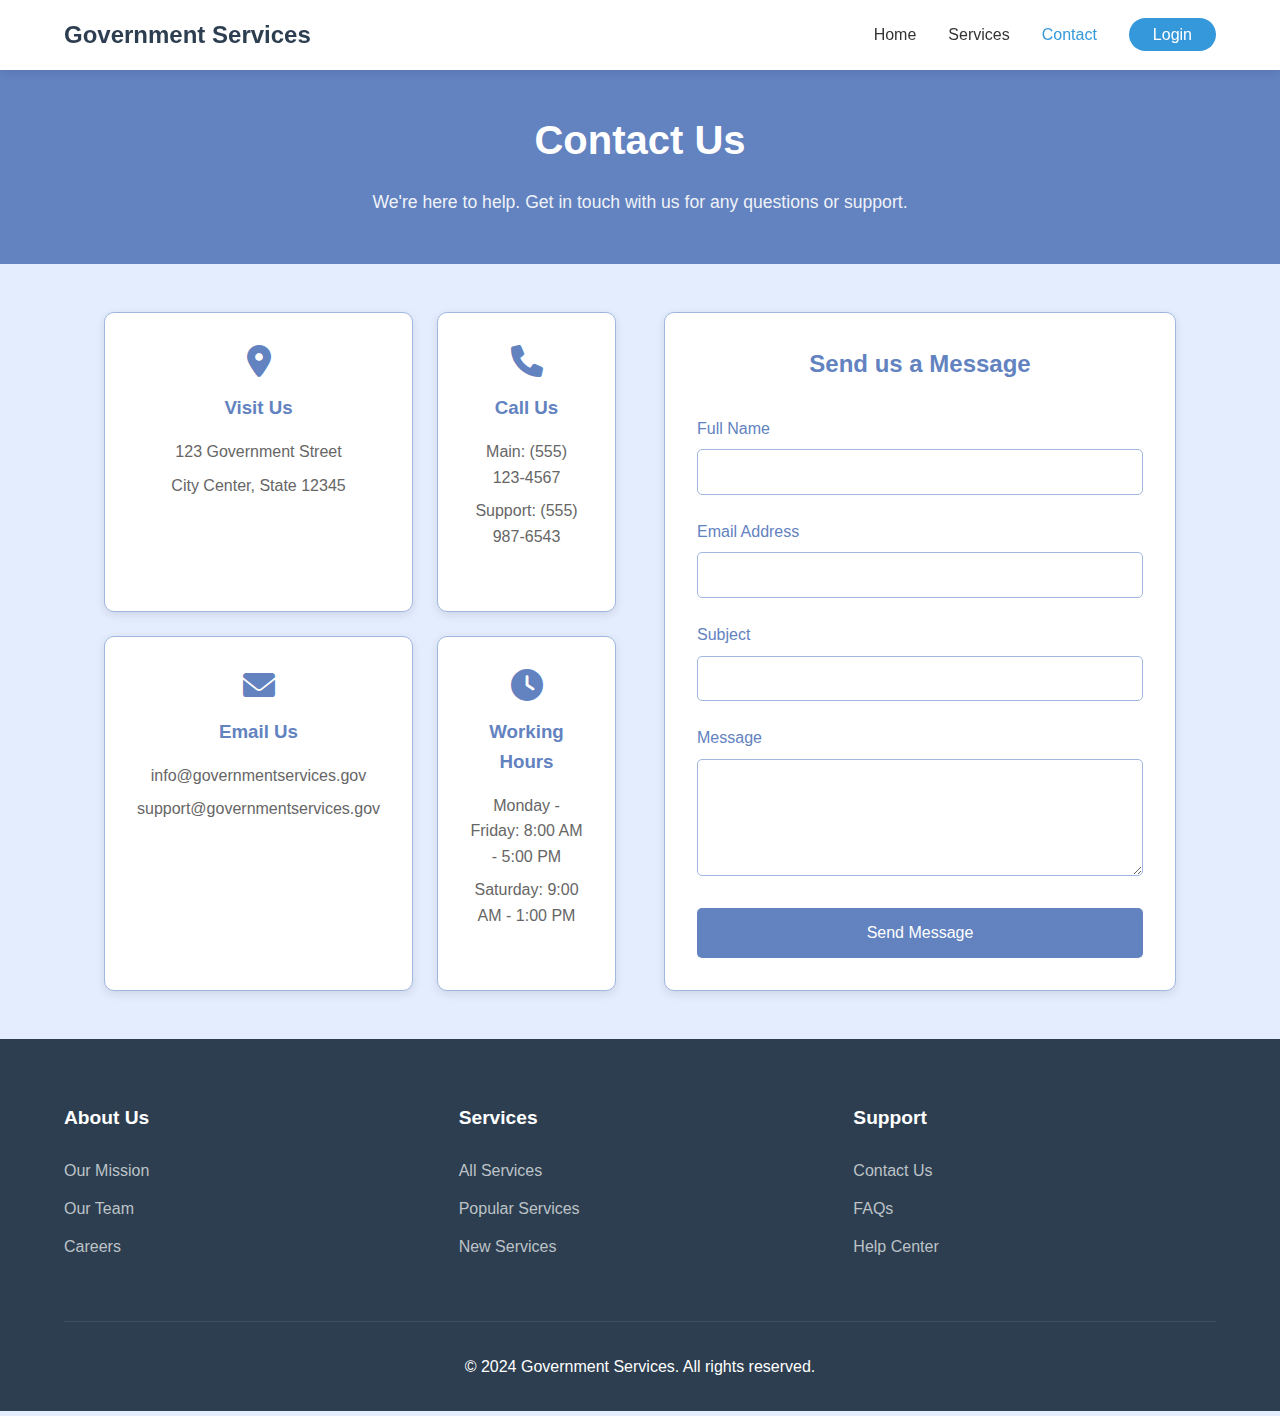
<file: contact.html>
<!DOCTYPE html>
<html lang="en">
<head>
    <meta charset="UTF-8">
    <meta name="viewport" content="width=device-width, initial-scale=1.0">
    <title>Contact Us - Government Services</title>
    <link rel="stylesheet" href="css/styles.css">
    <link rel="stylesheet" href="css/contact.css">
    <link rel="stylesheet" href="https://cdnjs.cloudflare.com/ajax/libs/font-awesome/6.0.0/css/all.min.css">
</head>
<body>
    <!-- Navigation -->
    <nav class="navbar">
        <div class="logo">
            <h1>Government Services</h1>
        </div>
        <ul class="nav-links">
            <li><a href="index.html">Home</a></li>
            <li><a href="services.html">Services</a></li>
            <li><a href="contact.html" class="active">Contact</a></li>
            <li><a href="login.html" class="login-btn">Login</a></li>
        </ul>
    </nav>

    <!-- Contact Header -->
    <header class="contact-header">
        <h1>Contact Us</h1>
        <p>We're here to help. Get in touch with us for any questions or support.</p>
    </header>

    <!-- Contact Content -->
    <div class="contact-container">
        <div class="contact-info">
            <div class="info-card">
                <i class="fas fa-map-marker-alt"></i>
                <h3>Visit Us</h3>
                <p>123 Government Street</p>
                <p>City Center, State 12345</p>
            </div>
            <div class="info-card">
                <i class="fas fa-phone"></i>
                <h3>Call Us</h3>
                <p>Main: (555) 123-4567</p>
                <p>Support: (555) 987-6543</p>
            </div>
            <div class="info-card">
                <i class="fas fa-envelope"></i>
                <h3>Email Us</h3>
                <p>info@governmentservices.gov</p>
                <p>support@governmentservices.gov</p>
            </div>
            <div class="info-card">
                <i class="fas fa-clock"></i>
                <h3>Working Hours</h3>
                <p>Monday - Friday: 8:00 AM - 5:00 PM</p>
                <p>Saturday: 9:00 AM - 1:00 PM</p>
            </div>
        </div>

        <div class="contact-form-container">
            <h2>Send us a Message</h2>
            <form id="contactForm" class="contact-form">
                <div class="form-group">
                    <label for="name">Full Name</label>
                    <input type="text" id="name" name="name" required>
                </div>
                <div class="form-group">
                    <label for="email">Email Address</label>
                    <input type="email" id="email" name="email" required>
                </div>
                <div class="form-group">
                    <label for="subject">Subject</label>
                    <input type="text" id="subject" name="subject" required>
                </div>
                <div class="form-group">
                    <label for="message">Message</label>
                    <textarea id="message" name="message" rows="5" required></textarea>
                </div>
                <button type="submit" class="submit-btn">Send Message</button>
            </form>
        </div>
    </div>

    <!-- Footer -->
    <footer>
        <div class="footer-content">
            <div class="footer-section">
                <h3>About Us</h3>
                <ul>
                    <li><a href="#">Our Mission</a></li>
                    <li><a href="#">Our Team</a></li>
                    <li><a href="#">Careers</a></li>
                </ul>
            </div>
            <div class="footer-section">
                <h3>Services</h3>
                <ul>
                    <li><a href="services.html">All Services</a></li>
                    <li><a href="#">Popular Services</a></li>
                    <li><a href="#">New Services</a></li>
                </ul>
            </div>
            <div class="footer-section">
                <h3>Support</h3>
                <ul>
                    <li><a href="contact.html">Contact Us</a></li>
                    <li><a href="#">FAQs</a></li>
                    <li><a href="#">Help Center</a></li>
                </ul>
            </div>
        </div>
        <div class="footer-bottom">
            <p>&copy; 2024 Government Services. All rights reserved.</p>
        </div>
    </footer>

    <script src="js/contact.js"></script>
</body>
</html>
</file>
<file: css/styles.css>
/* Global Styles */
:root {
    --primary-color: #2c3e50;
    --secondary-color: #3498db;
    --accent-color: #e74c3c;
    --text-color: #333;
    --light-gray: #f5f6fa;
    --white: #ffffff;
    --shadow: 0 2px 10px rgba(0, 0, 0, 0.1);
    --transition: all 0.3s ease;
}

* {
    margin: 0;
    padding: 0;
    box-sizing: border-box;
}

body {
    font-family: 'Segoe UI', Tahoma, Geneva, Verdana, sans-serif;
    line-height: 1.6;
    color: var(--text-color);
}

/* Navigation */
.navbar {
    background: var(--white);
    padding: 1rem 5%;
    display: flex;
    justify-content: space-between;
    align-items: center;
    box-shadow: var(--shadow);
    position: fixed;
    width: 100%;
    top: 0;
    z-index: 1000;
}

.logo {
    display: flex;
    align-items: center;
    gap: 1rem;
}

.logo-img {
    height: 40px;
    width: auto;
}

.logo h1 {
    font-size: 1.5rem;
    color: var(--primary-color);
}

.nav-links {
    display: flex;
    gap: 2rem;
    list-style: none;
}

.nav-links a {
    text-decoration: none;
    color: var(--text-color);
    font-weight: 500;
    transition: var(--transition);
}

.nav-links a:hover {
    color: var(--secondary-color);
}

.nav-links a.active {
    color: var(--secondary-color);
}

.login-btn {
    background: var(--secondary-color);
    color: var(--white) !important;
    padding: 0.5rem 1.5rem;
    border-radius: 25px;
}

.login-btn:hover {
    background: #2980b9;
    transform: translateY(-2px);
}

/* Hero Section */
.hero {
    padding: 8rem 5% 5rem;
    display: grid;
    grid-template-columns: 1fr 1fr;
    gap: 2rem;
    align-items: center;
    background: linear-gradient(135deg, var(--light-gray) 0%, #e8f0fe 100%);
}

.hero-content {
    max-width: 600px;
}

.hero-content h1 {
    font-size: 3rem;
    color: var(--primary-color);
    margin-bottom: 1.5rem;
    line-height: 1.2;
}

.hero-content p {
    font-size: 1.2rem;
    color: #666;
    margin-bottom: 2rem;
}

.hero-buttons {
    display: flex;
    gap: 1rem;
}

.primary-btn, .secondary-btn {
    padding: 1rem 2rem;
    border-radius: 25px;
    text-decoration: none;
    font-weight: 600;
    transition: var(--transition);
}

.primary-btn {
    background: var(--secondary-color);
    color: var(--white);
}

.secondary-btn {
    background: var(--white);
    color: var(--secondary-color);
    border: 2px solid var(--secondary-color);
}

.primary-btn:hover, .secondary-btn:hover {
    transform: translateY(-2px);
    box-shadow: var(--shadow);
}

.hero-image img {
    width: 100%;
    height: auto;
    border-radius: 10px;
    box-shadow: var(--shadow);
}

/* Quick Access Section */
.quick-access {
    padding: 5rem 5%;
    background: var(--white);
}

.quick-access h2 {
    text-align: center;
    margin-bottom: 3rem;
    color: var(--primary-color);
}

.quick-access-grid {
    display: grid;
    grid-template-columns: repeat(auto-fit, minmax(250px, 1fr));
    gap: 2rem;
    max-width: 1200px;
    margin: 0 auto;
}

.quick-access-card {
    background: var(--white);
    padding: 2rem;
    border-radius: 10px;
    text-align: center;
    text-decoration: none;
    color: var(--text-color);
    transition: var(--transition);
    box-shadow: var(--shadow);
}

.quick-access-card:hover {
    transform: translateY(-5px);
    box-shadow: 0 5px 15px rgba(0, 0, 0, 0.2);
}

.quick-access-card i {
    font-size: 2.5rem;
    color: var(--secondary-color);
    margin-bottom: 1rem;
}

.quick-access-card h3 {
    margin-bottom: 0.5rem;
    color: var(--primary-color);
}

/* Features Section */
.features {
    padding: 5rem 5%;
    background: var(--light-gray);
}

.features h2 {
    text-align: center;
    margin-bottom: 3rem;
    color: var(--primary-color);
}

.features-grid {
    display: grid;
    grid-template-columns: repeat(auto-fit, minmax(250px, 1fr));
    gap: 2rem;
    max-width: 1200px;
    margin: 0 auto;
}

.feature-card {
    background: var(--white);
    padding: 2rem;
    border-radius: 10px;
    text-align: center;
    transition: var(--transition);
    box-shadow: var(--shadow);
}

.feature-card:hover {
    transform: translateY(-5px);
}

.feature-card i {
    font-size: 2.5rem;
    color: var(--secondary-color);
    margin-bottom: 1rem;
}

.feature-card h3 {
    margin-bottom: 1rem;
    color: var(--primary-color);
}

/* News & Updates Section */
.news-updates {
    padding: 5rem 5%;
    background: var(--white);
}

.news-updates h2 {
    text-align: center;
    margin-bottom: 3rem;
    color: var(--primary-color);
}

.news-grid {
    display: grid;
    grid-template-columns: repeat(auto-fit, minmax(300px, 1fr));
    gap: 2rem;
    max-width: 1200px;
    margin: 0 auto;
}

.news-card {
    background: var(--white);
    padding: 2rem;
    border-radius: 10px;
    box-shadow: var(--shadow);
    transition: var(--transition);
}

.news-card:hover {
    transform: translateY(-5px);
}

.news-date {
    color: #666;
    font-size: 0.9rem;
    margin-bottom: 1rem;
}

.news-card h3 {
    color: var(--primary-color);
    margin-bottom: 1rem;
}

.news-card p {
    color: #666;
    margin-bottom: 1.5rem;
}

.read-more {
    color: var(--secondary-color);
    text-decoration: none;
    font-weight: 600;
    display: inline-flex;
    align-items: center;
    gap: 0.5rem;
}

.read-more:hover {
    color: #2980b9;
}

/* Footer */
footer {
    background: var(--primary-color);
    color: var(--white);
    padding: 4rem 5% 2rem;
}

.footer-content {
    display: grid;
    grid-template-columns: repeat(auto-fit, minmax(200px, 1fr));
    gap: 2rem;
    max-width: 1200px;
    margin: 0 auto;
}

.footer-section h3 {
    margin-bottom: 1.5rem;
    font-size: 1.2rem;
}

.footer-section ul {
    list-style: none;
}

.footer-section ul li {
    margin-bottom: 0.8rem;
}

.footer-section ul li a {
    color: #bdc3c7;
    text-decoration: none;
    transition: var(--transition);
}

.footer-section ul li a:hover {
    color: var(--white);
}

.footer-bottom {
    text-align: center;
    margin-top: 3rem;
    padding-top: 2rem;
    border-top: 1px solid rgba(255, 255, 255, 0.1);
}

/* Responsive Design */
@media (max-width: 768px) {
    .navbar {
        padding: 1rem;
    }

    .nav-links {
        display: none;
    }

    .hero {
        grid-template-columns: 1fr;
        text-align: center;
        padding-top: 6rem;
    }

    .hero-content {
        max-width: 100%;
    }

    .hero-content h1 {
        font-size: 2.5rem;
    }

    .hero-buttons {
        justify-content: center;
    }

    .hero-image {
        order: -1;
    }

    .quick-access-grid,
    .features-grid,
    .news-grid {
        grid-template-columns: 1fr;
    }
}

@media (max-width: 480px) {
    .hero-content h1 {
        font-size: 2rem;
    }

    .hero-buttons {
        flex-direction: column;
    }

    .primary-btn,
    .secondary-btn {
        width: 100%;
        text-align: center;
    }
}
</file>
<file: css/contact.css>
body {
    font-family: 'Segoe UI', Tahoma, Geneva, Verdana, sans-serif;
    margin: 0;
    padding-top: 60px;
    background-color: #e4edfe;
}

/* Contact Header */
.contact-header {
    background-color: #6282c0;
    color: white;
    padding: 3rem 5%;
    text-align: center;
}

.contact-header h1 {
    margin: 0;
    font-size: 2.5rem;
}

.contact-header p {
    margin: 1rem 0 0;
    font-size: 1.1rem;
    opacity: 0.9;
}

/* Contact Container */
.contact-container {
    max-width: 1200px;
    margin: 3rem auto;
    padding: 0 5%;
    display: grid;
    grid-template-columns: 1fr 1fr;
    gap: 3rem;
}

/* Contact Info Cards */
.contact-info {
    display: grid;
    grid-template-columns: repeat(2, 1fr);
    gap: 1.5rem;
}

.info-card {
    background: white;
    padding: 2rem;
    border-radius: 10px;
    text-align: center;
    box-shadow: 0 3px 10px rgba(0,0,0,0.1);
    border: 1px solid #a1b7e0;
    transition: transform 0.3s ease;
}

.info-card:hover {
    transform: translateY(-5px);
    background-color: #d3e2ff;
}

.info-card i {
    font-size: 2rem;
    color: #6282c0;
    margin-bottom: 1rem;
}

.info-card h3 {
    color: #6282c0;
    margin: 0 0 1rem;
}

.info-card p {
    color: #666;
    margin: 0.5rem 0;
}

/* Contact Form */
.contact-form-container {
    background: white;
    padding: 2rem;
    border-radius: 10px;
    box-shadow: 0 3px 10px rgba(0,0,0,0.1);
    border: 1px solid #a1b7e0;
}

.contact-form-container h2 {
    color: #6282c0;
    margin: 0 0 2rem;
    text-align: center;
}

.form-group {
    margin-bottom: 1.5rem;
}

.form-group label {
    display: block;
    margin-bottom: 0.5rem;
    color: #6282c0;
}

.form-group input,
.form-group textarea {
    width: 100%;
    padding: 0.8rem;
    border: 1px solid #a1b7e0;
    border-radius: 5px;
    font-size: 1rem;
    transition: border-color 0.3s ease;
}

.form-group input:focus,
.form-group textarea:focus {
    outline: none;
    border-color: #6f95dd;
    box-shadow: 0 0 5px rgba(111, 149, 221, 0.3);
}

.submit-btn {
    width: 100%;
    padding: 1rem;
    background-color: #6282c0;
    color: white;
    border: none;
    border-radius: 5px;
    font-size: 1rem;
    cursor: pointer;
    transition: background-color 0.3s ease;
}

.submit-btn:hover {
    background-color: #6f95dd;
}

/* Responsive Design */
@media (max-width: 992px) {
    .contact-container {
        grid-template-columns: 1fr;
    }
    
    .contact-info {
        order: 2;
    }
    
    .contact-form-container {
        order: 1;
    }
}

@media (max-width: 768px) {
    .contact-info {
        grid-template-columns: 1fr;
    }
    
    .contact-header h1 {
        font-size: 2rem;
    }
}
</file>
